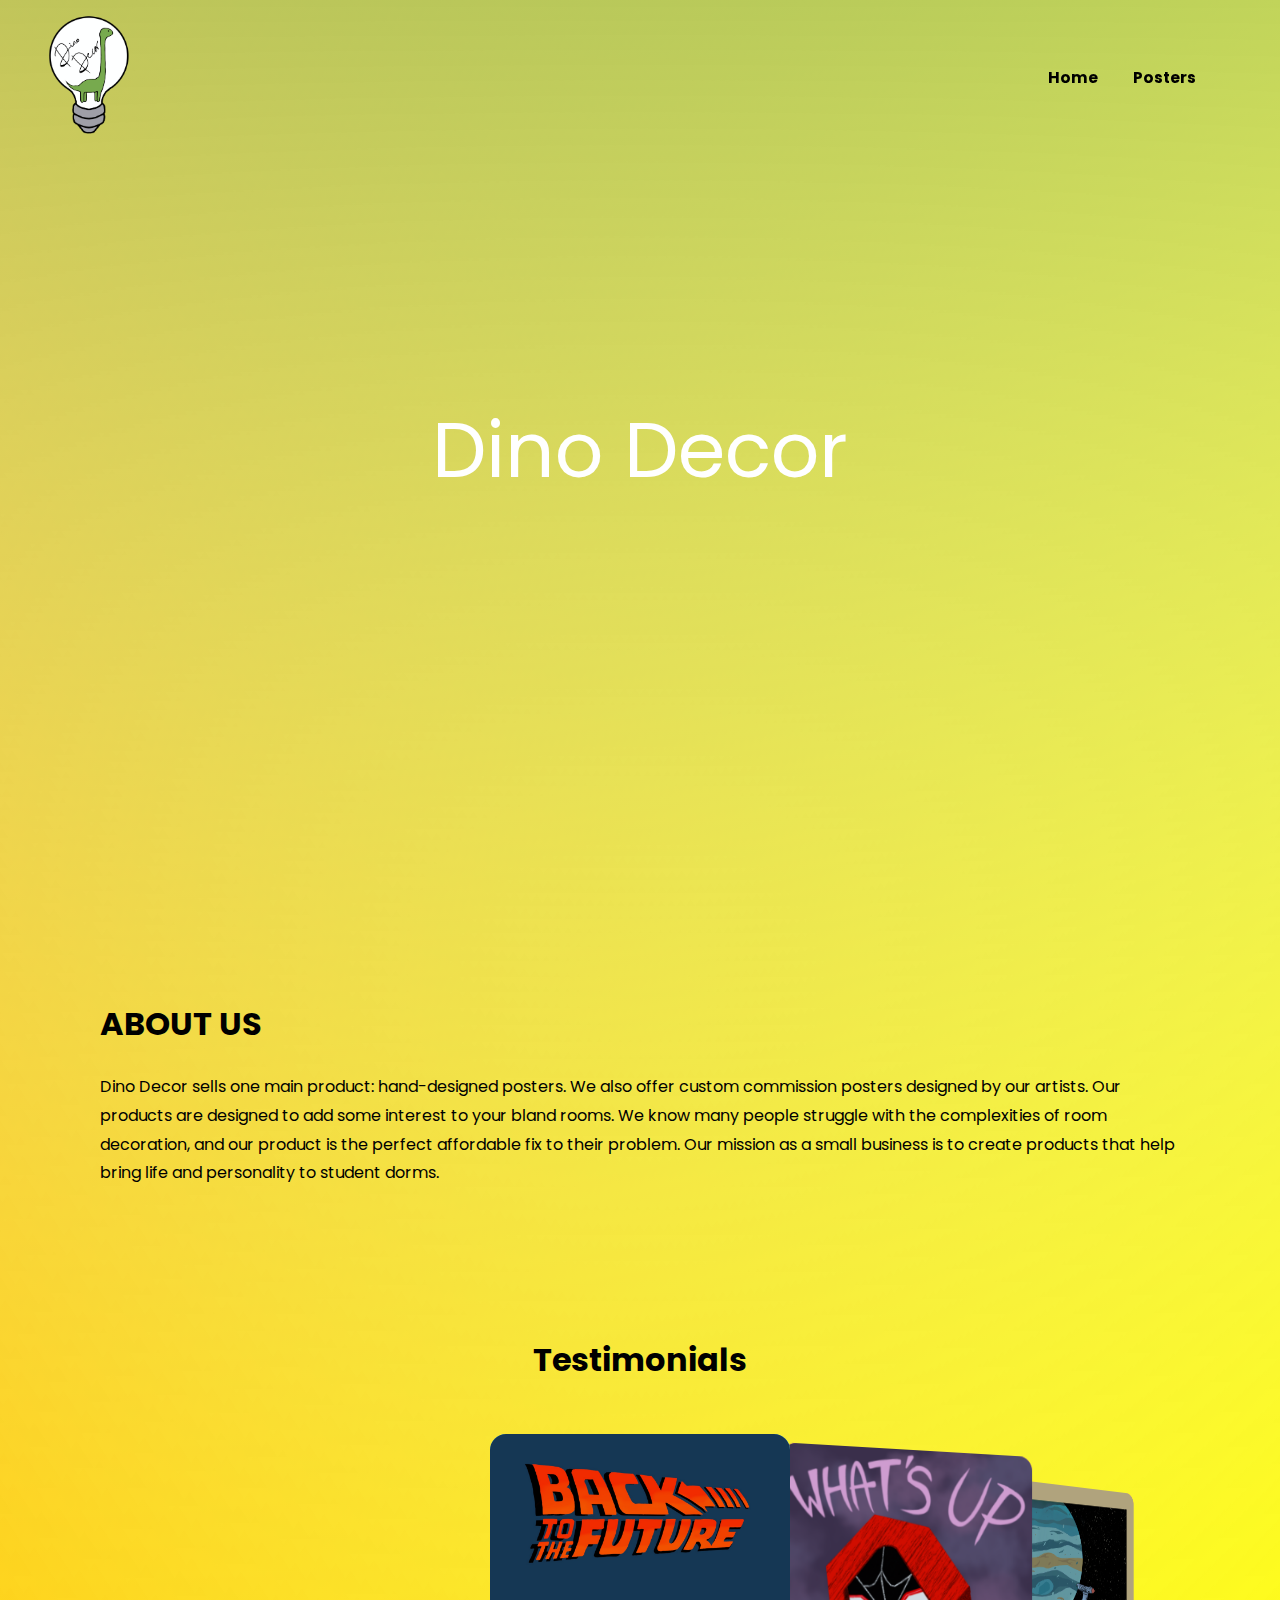
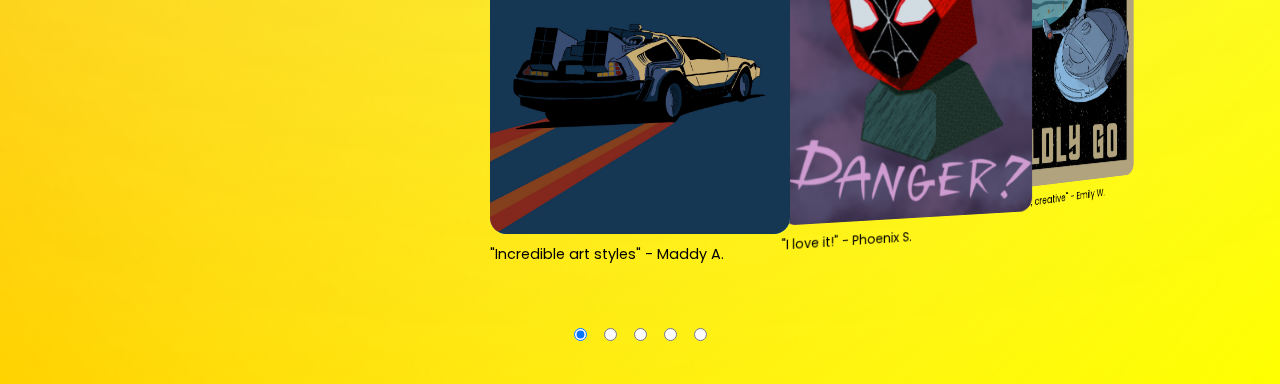
<file: index.html>
<!DOCTYPE html>
<html>
    <head>
        <title>Dino Decor</title>
        <!-- <link rel="icon" type="img" href="./assets/images/dinodecorlogo.png"> -->
        <link rel="icon" type="image/png" href="./assets/images/squarelogo2.png" />

        <link rel="stylesheet" type="text/css" href="./css/style.css">
        <link href="https://fonts.googleapis.com/css2?family=Montserrat&display=swap" rel="stylesheet">
        <link rel="stylesheet" href="./css/carousel.css">
        
        
        
    </head>
    <body>
        <header>
            <a href="./index.html">
                <img src="./assets/images/dinodecorlogo.png" id="pagelogo" alt="LOGO">
            </a>
            
            <ul>
                <li><a href="./index.html">Home</a></li>
                
                <li><a href="./posters.html">Posters</a></li>

                
                
                <!-- <li><a href="./contact.html">Contact</a></li> -->

            </ul>
        </header>    
        <section class="sec1">
            <a id="text1">Dino&nbsp;</a>
            <a id="text2">Decor</a>
            
        </section>
        <section class="sec2">
           
                <h1>ABOUT US</h1>
                <br> 
                <p>Dino Decor sells one main product: hand-designed posters. We also offer custom commission posters designed by our artists. Our products are designed to add some interest to your bland rooms. We know many people struggle with the complexities of room decoration, and our product is the perfect affordable fix to their problem. Our mission as a small business is to create products that help bring life and personality to student dorms.</p>
          
           
            
        </section>
        
        <h1 class="testimonials">Testimonials</h1>
         <!-- Slideshow container -->
        <div class="slideshow">
            <input type="radio" name="position" checked />
            <input type="radio" name="position" />
            <input type="radio" name="position" />
            <input type="radio" name="position" />
            <input type="radio" name="position" />
            <main id="carousel">
                <div class="item">
                    <img src="./assets/posters/backtothefuture.png" class="slideimage">
                    <a class="slidetext">"Incredible art styles" - Maddy A.</a>
                </div>

                <div class="item">
                    <img src="./assets/posters/spiderman.png" class="slideimage">
                    <a class="slidetext">"I love it!" - Phoenix S.</a>
                </div>

                <div class="item">
                    <img src="./assets/posters/startrek.png" class="slideimage">
                    <a class="slidetext">"Cool, unique, creative" - Emily W.</a>
                </div>

                <div class="item">
                    <img src="./assets/posters/niahaCustom.jpeg" class="slideimage">
                    <a class="slidetext">"Staarnav approves" - Aarnav J.</a>
                </div>

                <div class="item">
                    <img src="./assets/posters/batman.png" class="slideimage">
                    <a class="slidetext">"Incredibly creative" - Julian M.</a>
                </div>
            </main>
        </div>
          
        

</body>
<script src="./js/index.js"></script>


    
    
    
    
    
</html>
</file>
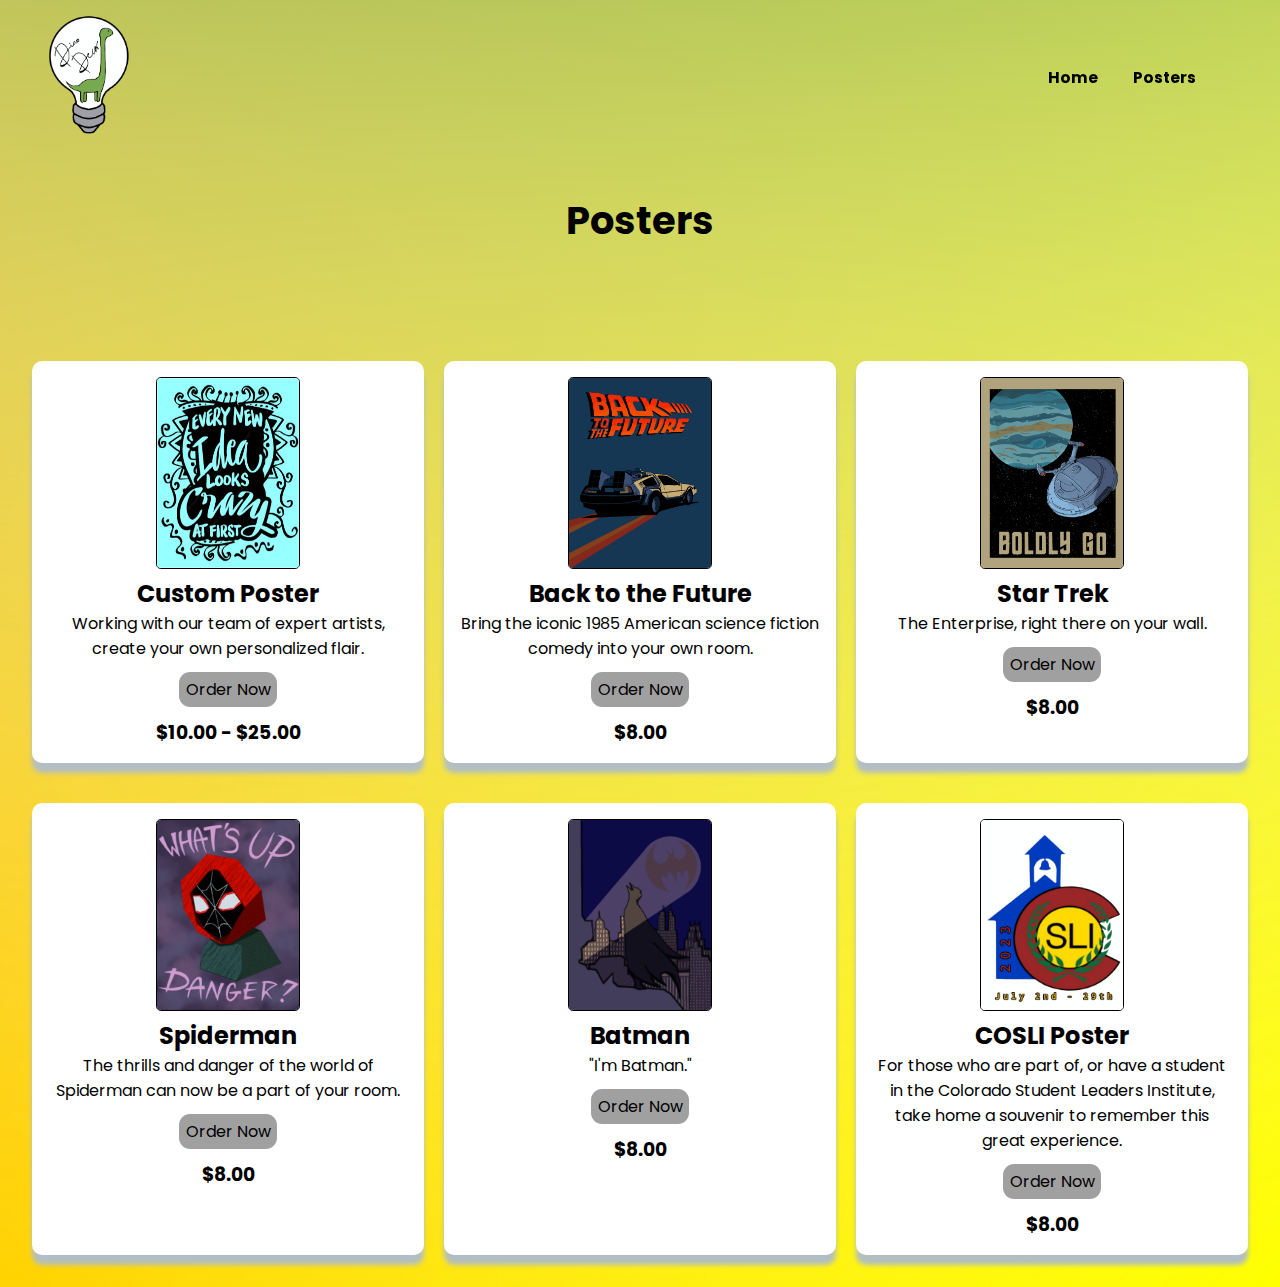
<file: posters.html>
<!DOCTYPE html>
<html>
    <head>
        <title>Dino Decor</title>
        <link rel="icon" type="image/png" href="./assets/images/squarelogo2.png" />
        <link rel="stylesheet" type="text/css" href="./css/style.css">
        <link href="https://fonts.googleapis.com/css2?family=Montserrat&display=swap" rel="stylesheet"> 
        
    </head>
    <body>
        <header>
            <a href="./index.html">
                <img src="./assets/images/dinodecorlogo.png" id="pagelogo" alt="LOGO">
            </a>
            
            <ul>
                <li><a href="./index.html">Home</a></li>
                
                <li><a href="./posters.html">Posters</a></li>

                
                
                <!-- <li><a href="./contact.html">Contact</a></li> -->

            </ul>
        </header> 
        <h1 class="producttitle">Posters</h1>   
        <section class="product-list">
            
            <div class="card">
                <div class="card-image">
                    <img src="./assets/posters/customposter.png" class="customposter" alt="poster1">
                </div>
                <div class="card-text">
                    <h2>Custom Poster</h2>
                    <p>Working with our team of expert artists, create your own personalized flair.</p>
                </div>
                <div class="card-button">
                    <a href="https://forms.gle/9QfUv1fnSC1yXm1J9" target="_blank">Order Now</a>
                </div>
                <div class="card-price">
                    <h3>$10.00 - $25.00</h3>
                </div>
            </div>

            <div class="card">
                <div class="card-image">
                    <img src="./assets/posters/backtothefuture.png" alt="poster1">
                </div>
                <div class="card-text">
                    <h2>Back to the Future</h2>
                    <p>Bring the iconic 1985 American science fiction comedy into your own room.</p>
                </div>
                <div class="card-button">
                    <a href="https://forms.gle/h17AUP6zW1nzGFkC8" target="_blank">Order Now</a>
                </div>
                <div class="card-price">
                    <h3>$8.00</h3>
                </div>
            </div>

            <div class="card">
                <div class="card-image">
                    <img src="./assets/posters/startrek.png" alt="poster1">
                </div>
                <div class="card-text">
                    <h2>Star Trek</h2>
                    <p>The Enterprise, right there on your wall.</p>
                </div>
                <div class="card-button">
                    <a href="https://forms.gle/h17AUP6zW1nzGFkC8" target="_blank">Order Now</a>
                </div>
                <div class="card-price">
                    <h3>$8.00</h3>
                </div>
            </div>

            <div class="card">
                <div class="card-image">
                    <img src="./assets/posters/spiderman.png" alt="poster1">
                </div>
                <div class="card-text">
                    <h2>Spiderman</h2>
                    <p>The thrills and danger of the world of Spiderman can now be a part of your room.</p>
                </div>
                <div class="card-button">
                    <a href="https://forms.gle/h17AUP6zW1nzGFkC8" target="_blank">Order Now</a>
                </div>
                <div class="card-price">
                    <h3>$8.00</h3>
                </div>
            </div>

            <div class="card">
                <div class="card-image">
                    <img src="./assets/posters/batman.png" alt="poster1">
                </div>
                <div class="card-text">
                    <h2>Batman</h2>
                    <p>"I'm Batman."</p>
                </div>
                <div class="card-button">
                    <a href="https://forms.gle/h17AUP6zW1nzGFkC8" target="_blank">Order Now</a>
                </div>
                <div class="card-price">
                    <h3>$8.00</h3>
                </div>
            </div>

            <div class="card">
                <div class="card-image">
                    <img src="./assets/posters/COSLI.png" alt="poster1">
                </div>
                <div class="card-text">
                    <h2>COSLI Poster</h2>
                    <p>For those who are part of, or have a student in the Colorado Student Leaders Institute, take home a souvenir to remember this great experience.</p>
                </div>
                <div class="card-button">
                    <a href="https://forms.gle/h17AUP6zW1nzGFkC8" target="_blank">Order Now</a>
                </div>
                <div class="card-price">
                    <h3>$8.00</h3>
                </div>
            </div>

            <!-- <div class="card">
                <div class="card-image">
                    <img src="./assets/posters/spiderman.png" alt="poster1">
                </div>
                <div class="card-text">
                    <h2>Star Trek</h2>
                    <p>“To boldly go where no man has gone before.” – Captain James T. Kirk</p>
                </div>
                <div class="card-button">
                    <a href="https://forms.gle/h17AUP6zW1nzGFkC8" target="_blank">Order Now</a>
                </div>
                <div class="card-price">
                    <h3>$8.00</h3>
                </div>
            </div> -->

            
            
        </section>
        
        

    </body>
    <script src="./js/index.js"></script>
    
</html>
</file>
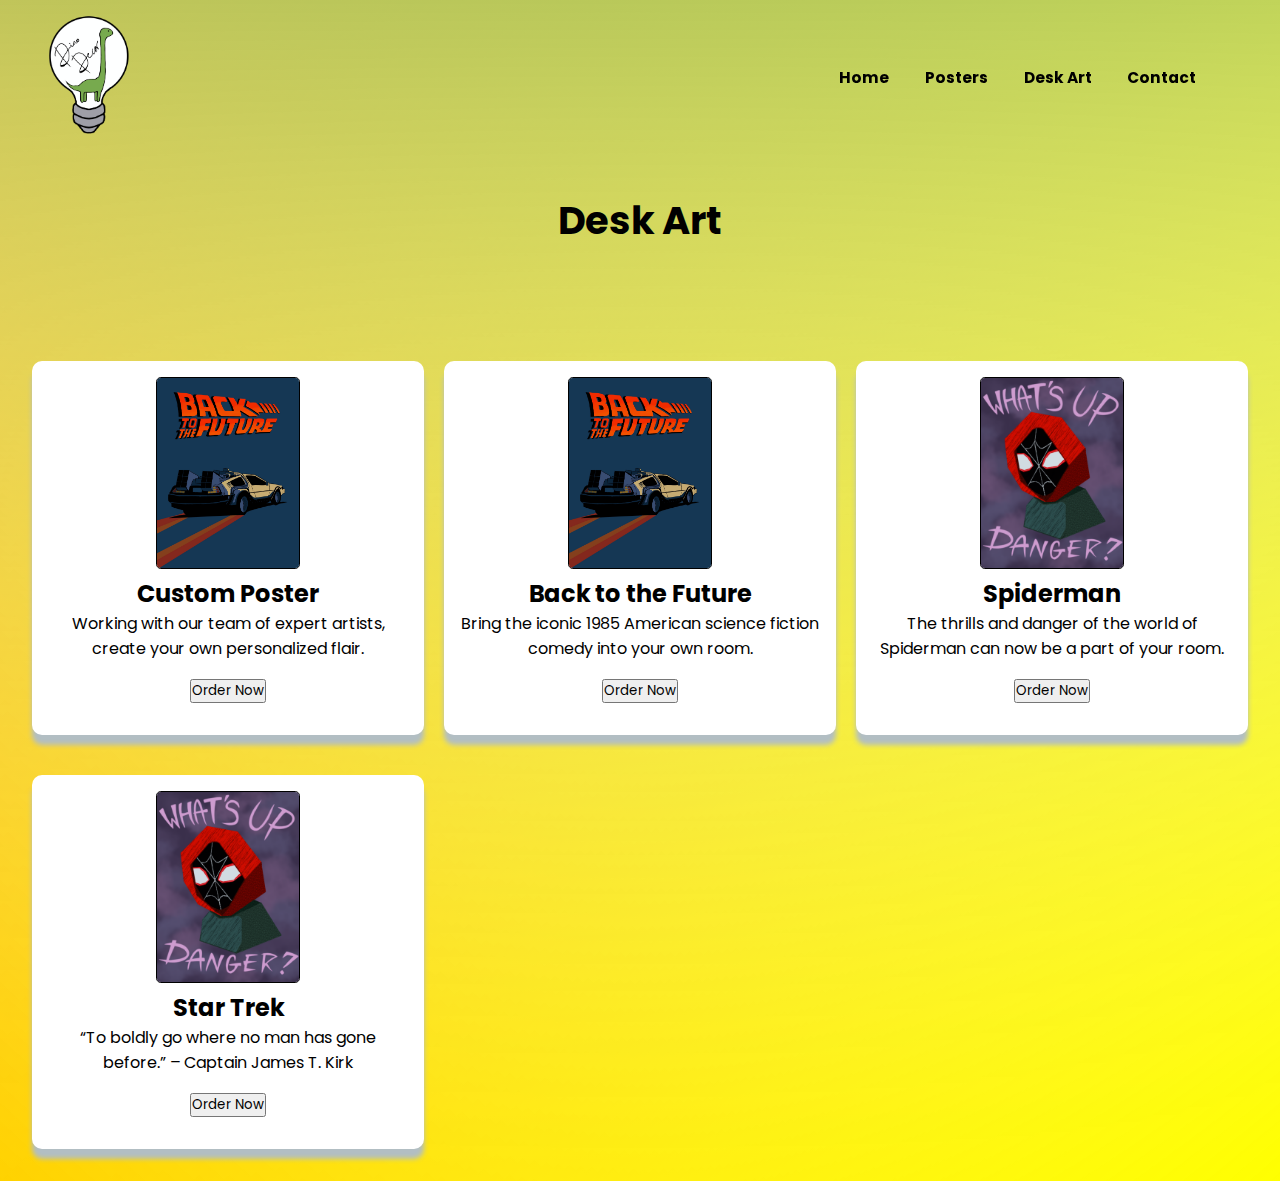
<file: wallart.html>
<!DOCTYPE html>
<html>
    <head>
        <title>Dino Decor</title>
        <link rel="icon" type="img" href="./assets/images/dinodecorlogo.png">
        <link rel="stylesheet" type="text/css" href="./css/style.css">
        <link href="https://fonts.googleapis.com/css2?family=Montserrat&display=swap" rel="stylesheet"> 
        
    </head>
    <body>
        <header>
            <a href="./index.html">
                <img src="./assets/images/dinodecorlogo.png" id="pagelogo" alt="LOGO">
            </a>
            
            <ul>
                <li><a href="./index.html">Home</a></li>
                
                <li><a href="./posters.html">Posters</a></li>

                <li><a href="./wallart.html">Desk Art</a></li>
                
                <li><a href="./contact.html">Contact</a></li>

            </ul>
        </header> 
        <h1 class="producttitle">Desk Art</h1>   
        <section class="product-list">
            
            <div class="card">
                <div class="card-image">
                    <img src="./assets/posters/backtothefuture.png" alt="poster1">
                </div>
                <div class="card-text">
                    <h2>Custom Poster</h2>
                    <p>Working with our team of expert artists, create your own personalized flair.</p>
                </div>
                <div class="card-button">
                    <button>Order Now</button>
                </div>
            </div>

            <div class="card">
                <div class="card-image">
                    <img src="./assets/posters/backtothefuture.png" alt="poster1">
                </div>
                <div class="card-text">
                    <h2>Back to the Future</h2>
                    <p>Bring the iconic 1985 American science fiction comedy into your own room.</p>
                </div>
                <div class="card-button">
                    <button>Order Now</button>
                </div>
            </div>

            <div class="card">
                <div class="card-image">
                    <img src="./assets/posters/spiderman.png" alt="poster1">
                </div>
                <div class="card-text">
                    <h2>Spiderman</h2>
                    <p>The thrills and danger of the world of Spiderman can now be a part of your room.</p>
                </div>
                <div class="card-button">
                    <button>Order Now</button>
                </div>
            </div>

            <div class="card">
                <div class="card-image">
                    <img src="./assets/posters/spiderman.png" alt="poster1">
                </div>
                <div class="card-text">
                    <h2>Star Trek</h2>
                    <p>“To boldly go where no man has gone before.” – Captain James T. Kirk</p>
                </div>
                <div class="card-button">
                    <button>Order Now</button>
                </div>
            </div>

            
            
        </section>
        
        

    </body>
    <script src="./js/index.js"></script>
    
</html>
</file>
<file: css/style.css>
@import url('https://fonts.googleapis.com/css?family=Poppins:300,400,500,600,700,800,900&display=swap');
*
{
    margin: 0;
    padding: 0;
    box-sizing: border-box;
    font-family: 'Poppins', sans-serif;
    scroll-behavior: smooth;
    overscroll-behavior: none;
    
}
body
{
    min-height: 100vh;
    
    /* background: linear-gradient(#ff0000,#000000); */
    overflow-x: hidden;
    -ms-overflow-style: none;

    background:
        linear-gradient(rgb(131,169,90), transparent),
        linear-gradient(to top left, yellow, transparent),
        linear-gradient(to top right, orange, transparent);
    background-blend-mode: screen;
    
}
header
{
    position: fixed;
    top: 0;
    left: 0;
    width: 170%;
    padding: 10px 200px;
    display: flex;
    justify-content: space-between;
    align-items: center;
    z-index: 10000;
    background: transparent;
    transition: all 0.5s;
}
header .logo
{
    color: #000000;
    z-index: 100;
}
#pagelogo
{
    
    height: 10vw;  
    margin-left: -10em; 
    z-index: 100;
}
header ul
{
    display: flex;
    justify-content: center;
    align-items: center;
    margin-right: 60vw;
}
header ul li
{
    list-style: none;
    margin-left: 1vw;
}
header ul li a
{
    text-decoration: none;
    padding: 0.30em 0.75em;
    color: #000000;
    border-radius: 0em;
    font-size: 1.2vw;
    font-family: "Poppins", sans-serif;
    font-weight: bold;
    white-space: nowrap;
    
    
}
header ul li a:hover,
header ul li a.active
{
    color: #616161;
    
}
.activeheader {
    background: rgba(166, 166, 166, 0.3);
  }
.sec1
{
    position: relative;
    width: 100%;
    height: 100vh;
    padding: 100px;
    display: flex;
    justify-content: center;
    align-items: center;
    overflow: hidden;
}
.sec2{
    position: relative;
    padding: 100px;
    /* background: linear-gradient(to top, white,transparent); */
}

.sec2 p{
    line-height: 180%;
}
.product{
    position: relative;
    width: 100%;
    height: 100vh;
    padding: 100px;
    display: flex;
    overflow: hidden;
}
.producttitle{
    text-align: center;
    font-size: 3vw;
    margin-top: 5em;

}
#text1{
    /* margin: 0.2em; */
    position: relative;
    color: #fff;
    white-space: nowrap;
    font-size: 6vw;
    z-index: 9;
}
#text2{
    
    position: relative;
    /* margin: 0.2em; */
    color: #fff;
    white-space: nowrap;
    font-size: 6vw;
    z-index: 9;
}

.dropdown {
    position: relative;
    display: inline-block;
}
.dropdown-content {
    display: none;
    position: absolute;
    
    min-width: 10vw;
    padding-top: 0.5em;
    z-index: 1;
    /*transform: translateY(10px);*/
}
.dropdown-content a {
    color: black;
    padding: 0.6em 0.8em;
    margin-top: 0.4em;
    text-decoration: none;
    display: block;
    border-radius: 20px;
    background: #b3b3b3;
    font-size: 1.2vw;
} 
.dropdown-content a:hover {
    background-color: #2f2f2f;
    color: white;
}
  
.dropdown:hover .dropdown-content {display: block;}

.reveal{
    position: relative;
    transform: translateY(150px);
    opacity: 0;
    transition: 1s all ease;
}
  
.reveal.active{
    transform: translateY(0);
    opacity: 1;
}

.product-list{
    display: grid;
    grid-template-columns: 1fr 1fr 1fr;
    grid-column-gap: 20px;
    grid-row-gap: 40px;
    margin-top: 5em;
    padding: 2em;
}

.product-list .card {
    background-color: white;
    border-radius: 10px;
    padding: 1em;
    box-shadow: 0px 10px 5px #b2bec3;
    text-align: center;
    font-family: "Poppins";
}

.product-list .card:hover {
    box-shadow: 0px 10px 5px #636e72;
}

.producttitle{
    text-align: center;
    font-size: 3vw;
    margin-top: 5em;
}
.card-image img{
    height: 15vw;
    border: 1px solid #000000;
    border-radius: 0.3em;
}
.card-button{
    padding: 1em;
}
.card-button a{
    text-decoration: none;
    padding: 0.4em;
    border-radius: 0.7em;
    background: #a0a0a0;
    color: #000000;
    font-size: 1em;
    border: none;
}

.card-button a:hover{
    background: #808080;
}
.testimonials {
    /* background: white; */
    text-align: center;
    padding-top: 1.5em;
    
}
.customposter {
    width: 40%;
}
</file>
<file: css/carousel.css>
.slideshow {
    height: 600px;
    margin: 0;
    display: grid;
    grid-template-rows: 500px 100px;
    grid-template-columns: 1fr 30px 30px 30px 30px 30px 1fr;
    align-items: center;
    justify-items: center;
    /* background: white; */
    
  }
.slideimage{
    width: 100%;
    height: 100%;
    object-fit: cover;
    object-position: center;
    border-radius: 1em;
}

.slidetext{
    font-size: 0.9em;
}
  
  main#carousel {
    grid-row: 1 / 2;
    grid-column: 1 / 8;
    width: 100vw;
    height: 500px;
    display: flex;
    align-items: center;
    justify-content: center;
    overflow: hidden;
    transform-style: preserve-3d;
    perspective: 600px;
    --items: 5;
    --middle: 3;
    --position: 1;
    pointer-events: none;
    
  }
  
  div.item {
    position: absolute;
    width: 300px;
    height: 400px;
    background-color: coral;
    --r: calc(var(--position) - var(--offset));
    --abs: max(calc(var(--r) * -1), var(--r));
    transition: all 0.25s linear;
    transform: rotateY(calc(-10deg * var(--r)))
      translateX(calc(-300px * var(--r)));
    z-index: calc((var(--position) - var(--abs)));
    border-radius: 1em;
    
  }
  
  div.item:nth-of-type(1) {
    --offset: 1;
    background-color: #90f1ef;
  }
  div.item:nth-of-type(2) {
    --offset: 2;
    background-color: #ff70a6;
  }
  div.item:nth-of-type(3) {
    --offset: 3;
    background-color: #ff9770;
  }
  div.item:nth-of-type(4) {
    --offset: 4;
    background-color: #ffd670;
  }
  div.item:nth-of-type(5) {
    --offset: 5;
    background-color: #e9ff70;
  }
  
  input:nth-of-type(1) {
    grid-column: 2 / 3;
    grid-row: 2 / 3;
  }
  input:nth-of-type(1):checked ~ main#carousel {
    --position: 1;
  }
  
  input:nth-of-type(2) {
    grid-column: 3 / 4;
    grid-row: 2 / 3;
  }
  input:nth-of-type(2):checked ~ main#carousel {
    --position: 2;
  }
  
  input:nth-of-type(3) {
    grid-column: 4 /5;
    grid-row: 2 / 3;
  }
  input:nth-of-type(3):checked ~ main#carousel {
    --position: 3;
  }
  
  input:nth-of-type(4) {
    grid-column: 5 / 6;
    grid-row: 2 / 3;
  }
  input:nth-of-type(4):checked ~ main#carousel {
    --position: 4;
  }
  
  input:nth-of-type(5) {
    grid-column: 6 / 7;
    grid-row: 2 / 3;
  }
  input:nth-of-type(5):checked ~ main#carousel {
    --position: 5;
  }
</file>
